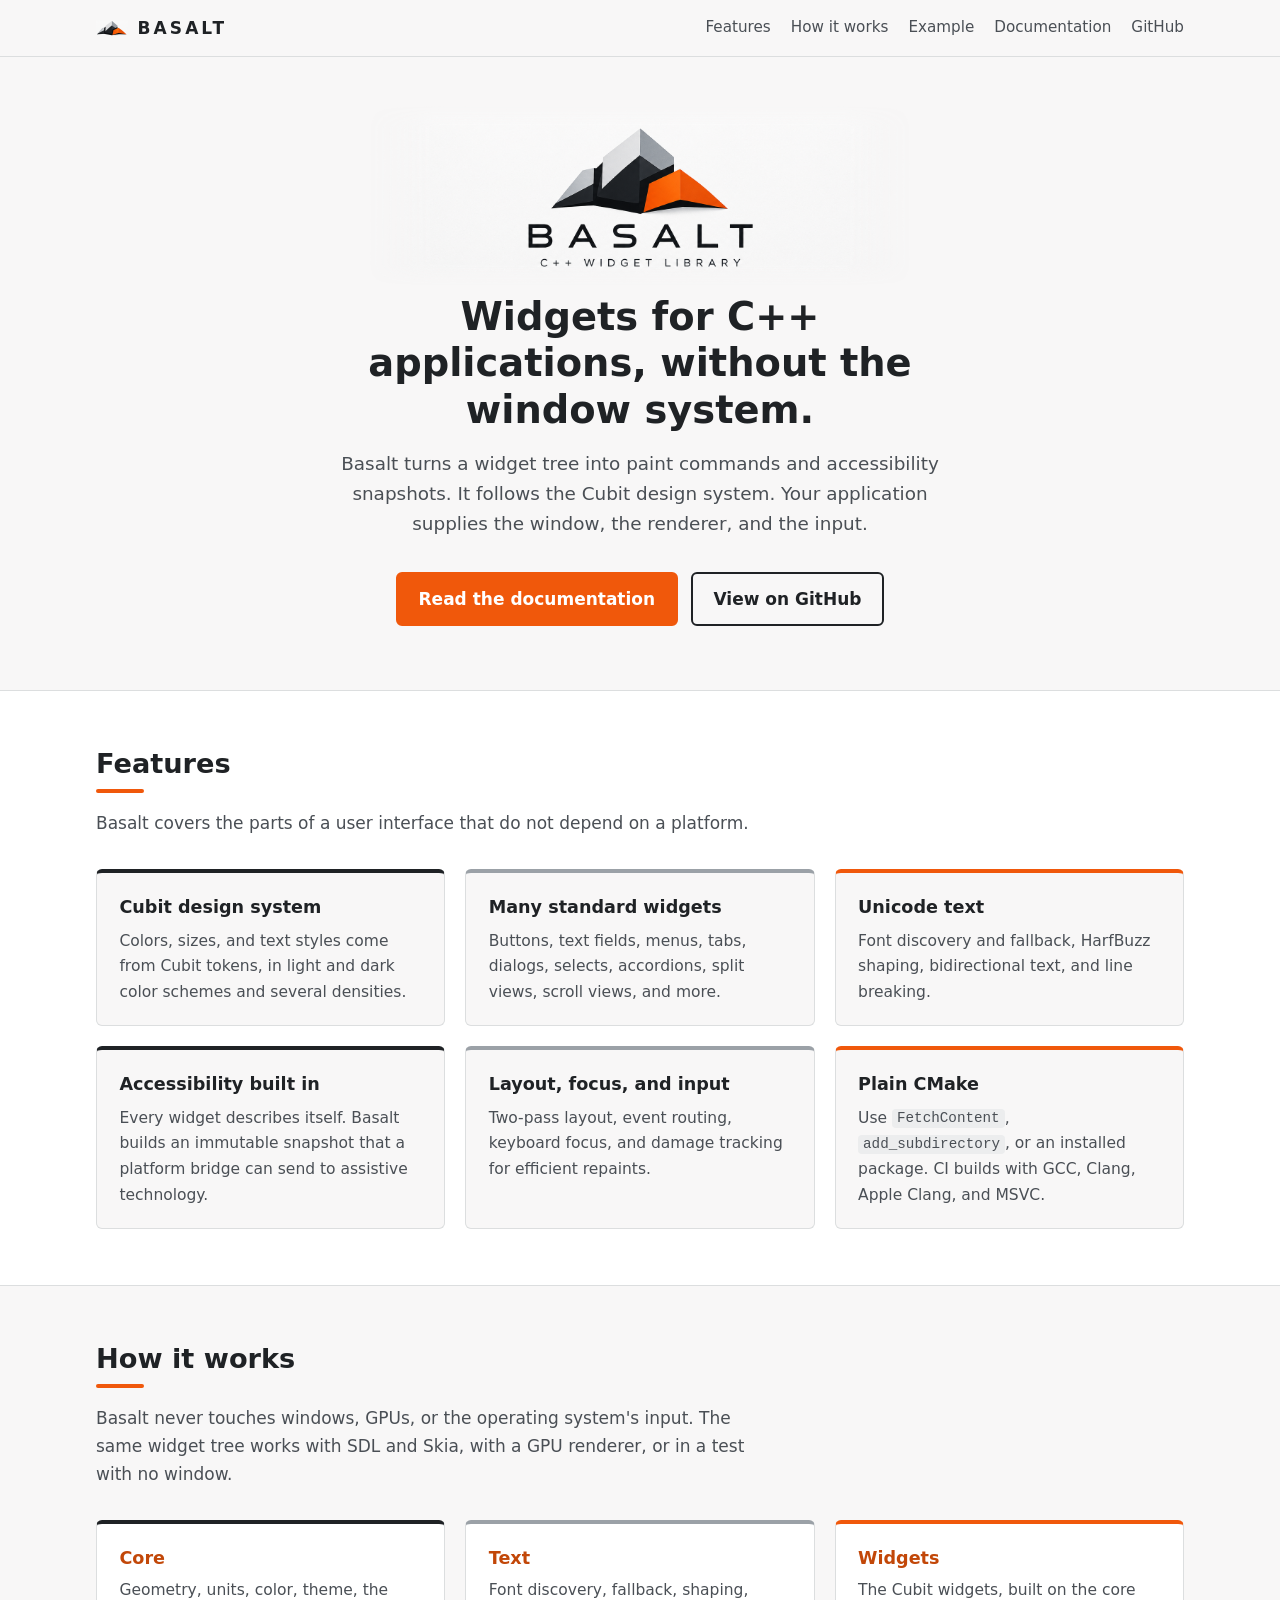
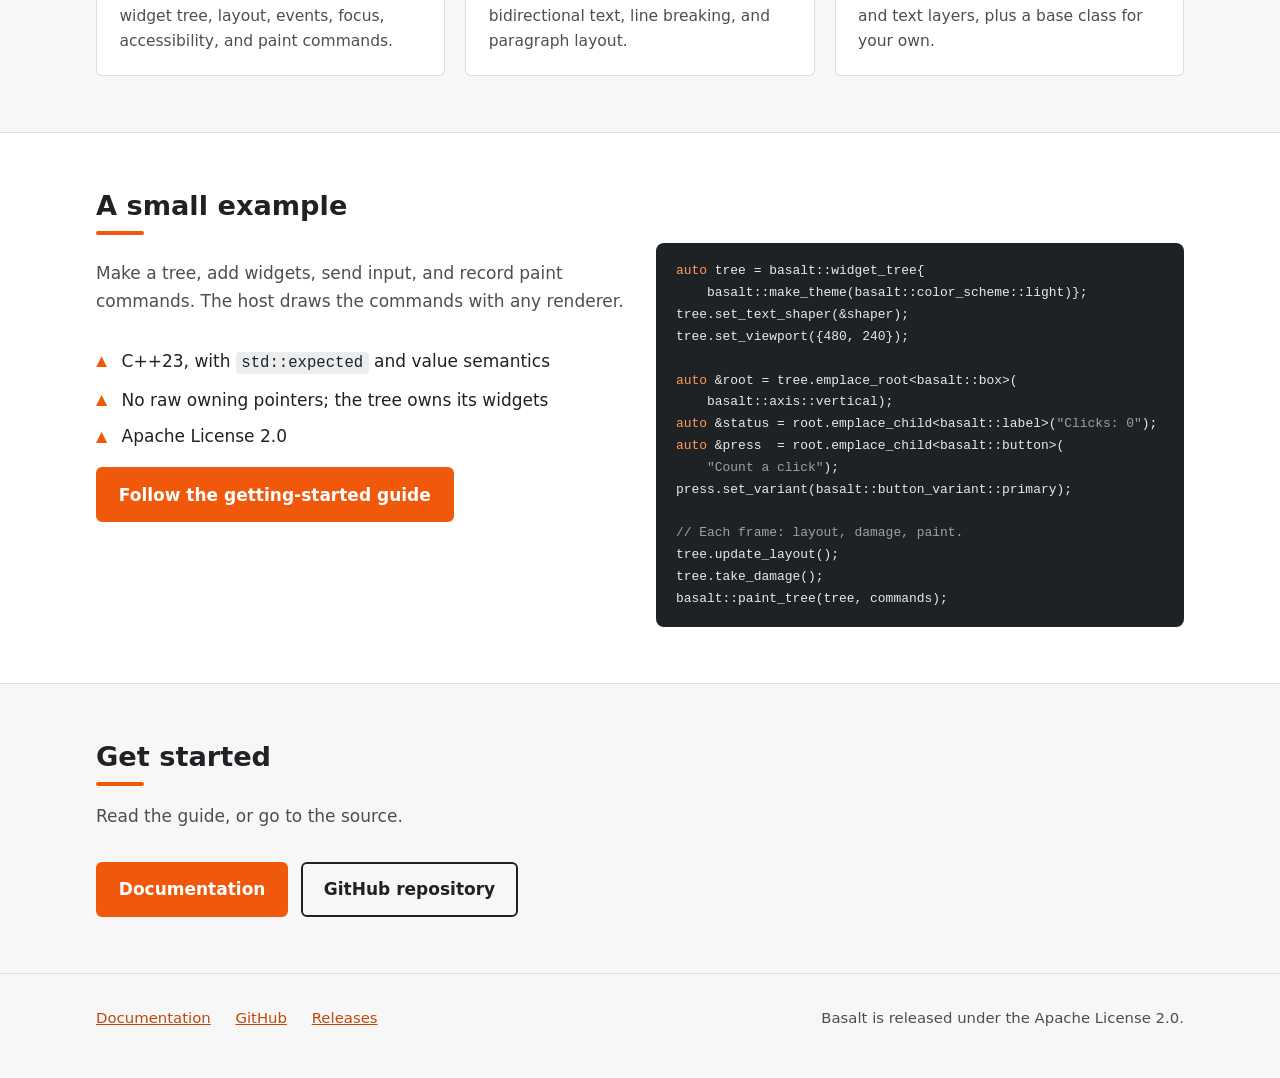
<file: website/index.html>
<!doctype html>
<html lang="en">
<head>
  <meta charset="utf-8">
  <meta name="viewport" content="width=device-width, initial-scale=1">
  <title>Basalt: a C++ widget library</title>
  <meta name="description" content="Basalt is a C++23 widget library that follows the Cubit design system. It turns a widget tree into paint commands and accessibility snapshots.">
  <meta name="color-scheme" content="light">
  <link rel="icon" type="image/png" href="images/favicon.png">
  <link rel="stylesheet" href="style.css">
</head>
<body>
  <header class="site">
    <div class="wrap">
      <a class="brand" href="#top"><img src="images/favicon.png" alt=""><span>Basalt</span></a>
      <nav class="site" aria-label="Primary">
        <a href="#features">Features</a>
        <a href="#how-it-works">How it works</a>
        <a href="#example">Example</a>
        <a href="docs/">Documentation</a>
        <a href="https://github.com/nadiasvertex/basalt">GitHub</a>
      </nav>
    </div>
  </header>

  <main id="top">
    <div class="wrap hero">
      <img class="logo" src="images/basalt-logo-light.png" alt="Basalt: C++ widget library">
      <h1>Widgets for C++ applications, without the window system.</h1>
      <p class="lead">Basalt turns a widget tree into paint commands and accessibility snapshots. It follows the Cubit design system. Your application supplies the window, the renderer, and the input.</p>
      <div class="actions">
        <a class="button primary" href="docs/">Read the documentation</a>
        <a class="button" href="https://github.com/nadiasvertex/basalt">View on GitHub</a>
      </div>
    </div>

    <section id="features" class="alt">
      <div class="wrap">
        <h2>Features</h2>
        <p class="section-lead">Basalt covers the parts of a user interface that do not depend on a platform.</p>
        <div class="grid">
          <div class="card">
            <h3>Cubit design system</h3>
            <p>Colors, sizes, and text styles come from Cubit tokens, in light and dark color schemes and several densities.</p>
          </div>
          <div class="card">
            <h3>Many standard widgets</h3>
            <p>Buttons, text fields, menus, tabs, dialogs, selects, accordions, split views, scroll views, and more.</p>
          </div>
          <div class="card">
            <h3>Unicode text</h3>
            <p>Font discovery and fallback, HarfBuzz shaping, bidirectional text, and line breaking.</p>
          </div>
          <div class="card">
            <h3>Accessibility built in</h3>
            <p>Every widget describes itself. Basalt builds an immutable snapshot that a platform bridge can send to assistive technology.</p>
          </div>
          <div class="card">
            <h3>Layout, focus, and input</h3>
            <p>Two-pass layout, event routing, keyboard focus, and damage tracking for efficient repaints.</p>
          </div>
          <div class="card">
            <h3>Plain CMake</h3>
            <p>Use <code>FetchContent</code>, <code>add_subdirectory</code>, or an installed package. CI builds with GCC, Clang, Apple Clang, and MSVC.</p>
          </div>
        </div>
      </div>
    </section>

    <section id="how-it-works">
      <div class="wrap">
        <h2>How it works</h2>
        <p class="section-lead">Basalt never touches windows, GPUs, or the operating system's input. The same widget tree works with SDL and Skia, with a GPU renderer, or in a test with no window.</p>
        <div class="layers">
          <div class="layer card">
            <h3><span>Core</span></h3>
            <p>Geometry, units, color, theme, the widget tree, layout, events, focus, accessibility, and paint commands.</p>
          </div>
          <div class="layer card">
            <h3><span>Text</span></h3>
            <p>Font discovery, fallback, shaping, bidirectional text, line breaking, and paragraph layout.</p>
          </div>
          <div class="layer card">
            <h3><span>Widgets</span></h3>
            <p>The Cubit widgets, built on the core and text layers, plus a base class for your own.</p>
          </div>
        </div>
      </div>
    </section>

    <section id="example" class="alt">
      <div class="wrap">
        <h2>A small example</h2>
        <div class="split">
          <div>
            <p class="section-lead" style="margin-top:1rem">Make a tree, add widgets, send input, and record paint commands. The host draws the commands with any renderer.</p>
            <ul class="checks">
              <li>C++23, with <code>std::expected</code> and value semantics</li>
              <li>No raw owning pointers; the tree owns its widgets</li>
              <li>Apache License 2.0</li>
            </ul>
            <p><a class="button primary" href="docs/">Follow the getting-started guide</a></p>
          </div>
<pre><code><span class="k">auto</span> tree = basalt::widget_tree{
    basalt::make_theme(basalt::color_scheme::light)};
tree.set_text_shaper(&amp;shaper);
tree.set_viewport({480, 240});

<span class="k">auto</span> &amp;root = tree.emplace_root&lt;basalt::box&gt;(
    basalt::axis::vertical);
<span class="k">auto</span> &amp;status = root.emplace_child&lt;basalt::label&gt;(<span class="c">"Clicks: 0"</span>);
<span class="k">auto</span> &amp;press  = root.emplace_child&lt;basalt::button&gt;(
    <span class="c">"Count a click"</span>);
press.set_variant(basalt::button_variant::primary);

<span class="c">// Each frame: layout, damage, paint.</span>
tree.update_layout();
tree.take_damage();
basalt::paint_tree(tree, commands);</code></pre>
        </div>
      </div>
    </section>

    <section id="start">
      <div class="wrap">
        <h2>Get started</h2>
        <p class="section-lead">Read the guide, or go to the source.</p>
        <div class="actions" style="justify-content:flex-start">
          <a class="button primary" href="docs/">Documentation</a>
          <a class="button" href="https://github.com/nadiasvertex/basalt">GitHub repository</a>
        </div>
      </div>
    </section>
  </main>

  <footer class="site">
    <div class="wrap">
      <div>
        <a href="docs/">Documentation</a>
        <a href="https://github.com/nadiasvertex/basalt">GitHub</a>
        <a href="https://github.com/nadiasvertex/basalt/releases">Releases</a>
      </div>
      <div>Basalt is released under the Apache License 2.0.</div>
    </div>
  </footer>
</body>
</html>
</file>
<file: website/style.css>
:root {
  color-scheme: light;
  --bg: #f8f7f7;
  --surface: #ffffff;
  --ink: #1f2225;
  --ink-soft: #4a4f55;
  --slate: #9ba1a7;
  --line: #dcdedf;
  --orange: #f0580b;
  --orange-dark: #c24708;
  --orange-tint: #fde6d9;
  --code-bg: #1f2225;
  --code-ink: #e8e9ea;
}

* { box-sizing: border-box; }
html { scroll-behavior: smooth; }
body {
  margin: 0;
  background: var(--bg);
  color: var(--ink);
  font: 17px/1.65 system-ui, -apple-system, "Segoe UI", sans-serif;
}
a { color: var(--orange-dark); }
.wrap { width: min(68rem, 100% - 2rem); margin-inline: auto; }

/* Header */
header.site {
  position: sticky; top: 0; z-index: 10;
  background: color-mix(in srgb, var(--bg) 92%, transparent);
  backdrop-filter: blur(8px);
  border-bottom: 1px solid var(--line);
}
header.site .wrap { display: flex; align-items: center; gap: 1.5rem; min-height: 3.5rem; }
.brand { display: flex; align-items: center; gap: .6rem; font-weight: 700; letter-spacing: .18em; text-transform: uppercase; color: var(--ink); text-decoration: none; }
.brand img { width: 2rem; height: 2rem; }
nav.site { margin-left: auto; display: flex; gap: 1.25rem; flex-wrap: wrap; }
nav.site a { color: var(--ink-soft); text-decoration: none; font-size: .95rem; }
nav.site a:hover { color: var(--orange-dark); }

/* Buttons */
.button {
  display: inline-block; padding: .7rem 1.3rem; border-radius: 6px;
  font-weight: 600; text-decoration: none; border: 2px solid var(--ink);
  color: var(--ink); background: transparent;
}
.button:hover { background: var(--ink); color: #fff; }
.button.primary { background: var(--orange); border-color: var(--orange); color: #fff; }
.button.primary:hover { background: var(--orange-dark); border-color: var(--orange-dark); }
:focus-visible { outline: 3px solid var(--orange); outline-offset: 2px; }

/* Hero */
.hero { text-align: center; padding: 3rem 0 4rem; }
.hero img.logo { width: min(34rem, 100%); height: auto; 
  -webkit-mask-image: linear-gradient(to right, transparent, #000 12%, #000 88%, transparent), linear-gradient(to bottom, transparent, #000 12%, #000 88%, transparent);
  -webkit-mask-composite: source-in;
  mask-image: linear-gradient(to right, transparent, #000 12%, #000 88%, transparent), linear-gradient(to bottom, transparent, #000 12%, #000 88%, transparent);
  mask-composite: intersect; }
.hero h1 { margin: 0 auto; max-width: 40rem; font-size: clamp(1.7rem, 4vw, 2.4rem); line-height: 1.2; }
.hero p.lead { margin: 1rem auto 2rem; max-width: 38rem; color: var(--ink-soft); font-size: 1.15rem; }
.actions { display: flex; gap: .8rem; justify-content: center; flex-wrap: wrap; }

/* Sections */
section { padding: 3.5rem 0; }
section.alt { background: var(--surface); border-block: 1px solid var(--line); }
h2 { margin: 0 0 .5rem; font-size: 1.7rem; line-height: 1.25; }
h2::after { content: ""; display: block; width: 3rem; height: 4px; margin-top: .5rem; background: var(--orange); border-radius: 2px; }
.section-lead { max-width: 42rem; color: var(--ink-soft); margin: 1rem 0 2rem; }

/* Cards */
.grid { display: grid; gap: 1.25rem; grid-template-columns: repeat(auto-fit, minmax(17rem, 1fr)); }
.card { background: var(--surface); border: 1px solid var(--line); border-top: 4px solid var(--ink); border-radius: 6px; padding: 1.25rem 1.4rem; }
section.alt .card { background: var(--bg); }
.card:nth-child(3n+2) { border-top-color: var(--slate); }
.card:nth-child(3n) { border-top-color: var(--orange); }
.card h3 { margin: 0 0 .4rem; font-size: 1.1rem; }
.card p { margin: 0; color: var(--ink-soft); font-size: .97rem; }

/* Layers */
.layers { display: grid; gap: 1.25rem; grid-template-columns: repeat(auto-fit, minmax(17rem, 1fr)); }
.layer h3 { margin: 0 0 .3rem; font-size: 1.1rem; }
.layer h3 span { color: var(--orange-dark); }
.layer p { margin: 0; color: var(--ink-soft); font-size: .97rem; }

/* Code */
.split { display: grid; gap: 2rem; grid-template-columns: repeat(auto-fit, minmax(20rem, 1fr)); align-items: start; }
pre {
  margin: 0; padding: 1.1rem 1.25rem; overflow-x: auto; border-radius: 8px;
  background: var(--code-bg); color: var(--code-ink);
  font: .88rem/1.55 ui-monospace, Menlo, Consolas, monospace;
}
pre .k { color: #ff9a5c; }
pre .c { color: #9ba1a7; }
code { font-family: ui-monospace, Menlo, Consolas, monospace; font-size: .92em; }
p code, li code { background: #ecedee; padding: .1em .35em; border-radius: 4px; }
.checks { margin: 0; padding: 0; list-style: none; }
.checks li { position: relative; padding-left: 1.6rem; margin-bottom: .55rem; }
.checks li::before { content: ""; position: absolute; left: 0; top: .55em; width: .7rem; height: .7rem; background: var(--orange); clip-path: polygon(50% 0, 100% 100%, 0 100%); }

/* Footer */
footer.site { padding: 2rem 0 3rem; border-top: 1px solid var(--line); color: var(--ink-soft); font-size: .93rem; }
footer.site .wrap { display: flex; gap: 1rem 2rem; flex-wrap: wrap; justify-content: space-between; }
footer.site a { margin-right: 1.25rem; }

@media (max-width: 40rem) {
  nav.site { gap: .9rem; }
  .brand span { display: none; }
}
</file>
